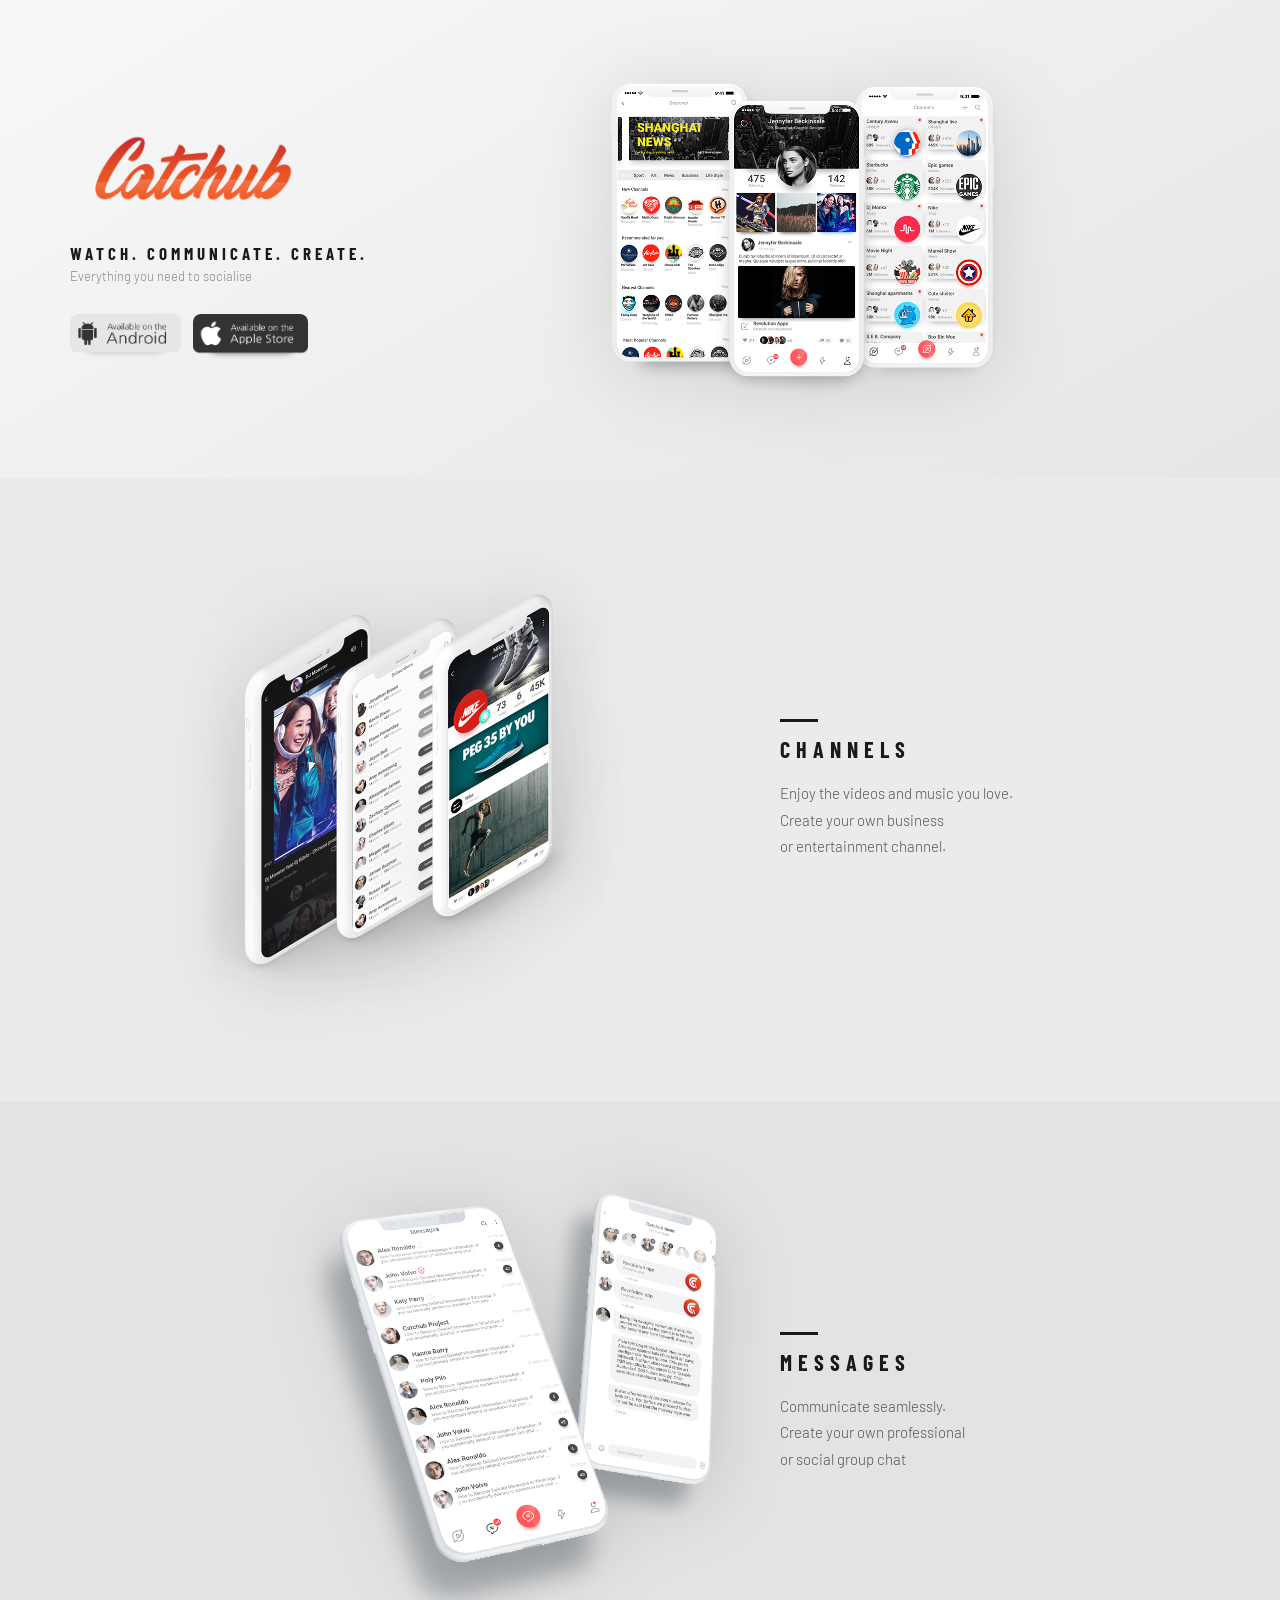
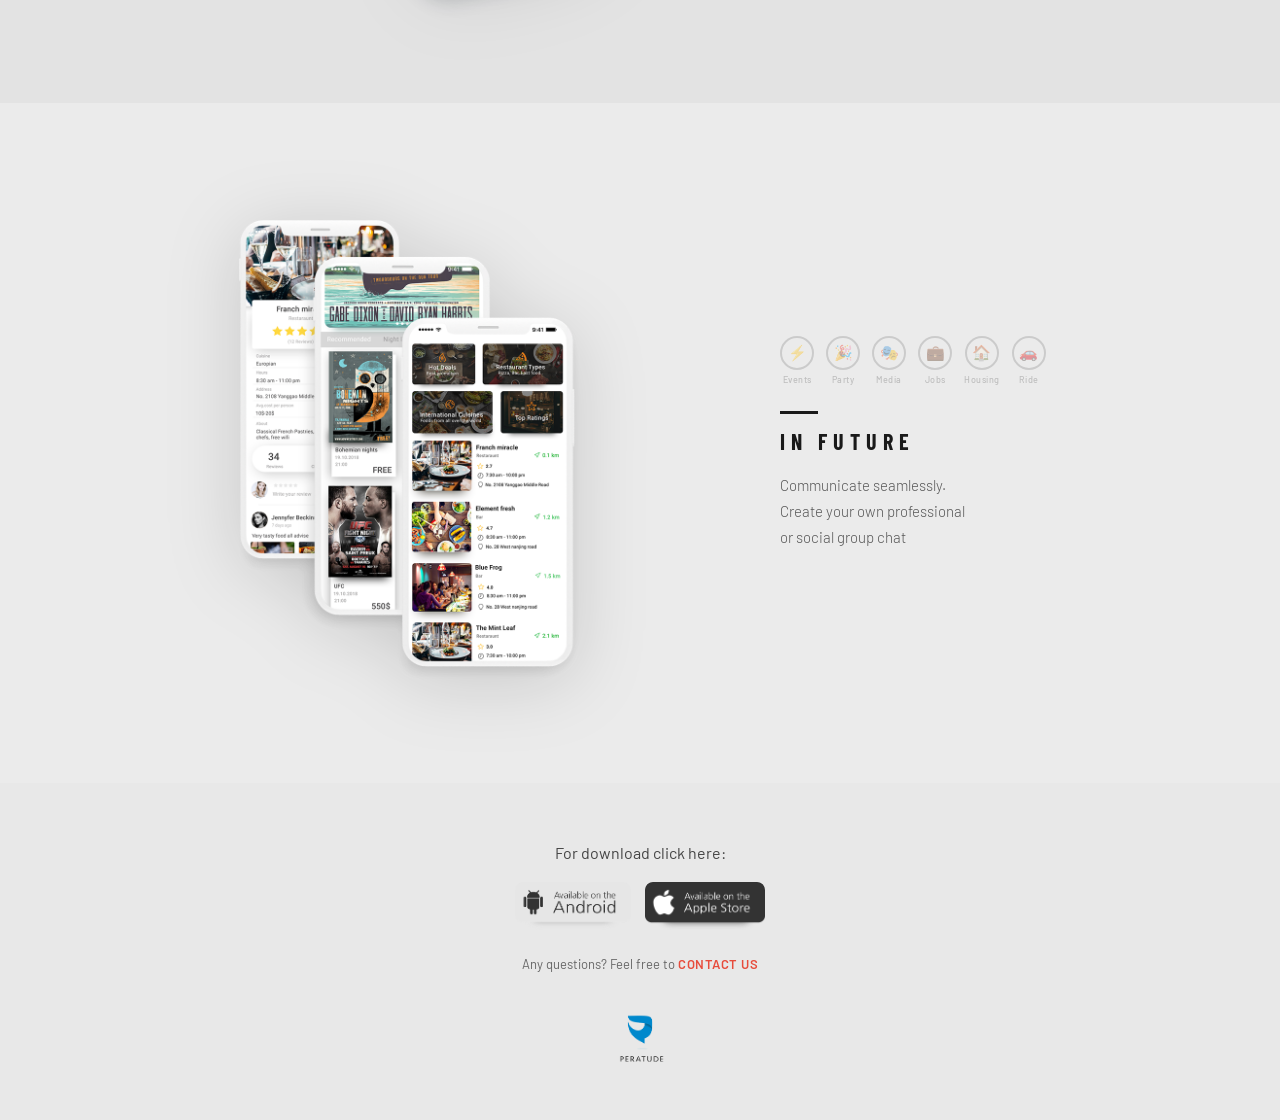
<file: catchhub.html>
<!DOCTYPE html>
<html lang="en">
<head>
  <meta charset="UTF-8" />
  <meta name="viewport" content="width=device-width, initial-scale=1.0" />
  <title>Catchhub – Watch. Communicate. Create.</title>
  <link rel="icon" href="favicon.jpg" type="image/jpeg" />
  <link
    href="https://fonts.googleapis.com/css2?family=Barlow:wght@300;400;500;600;700&family=Barlow+Condensed:wght@400;600;700&display=swap"
    rel="stylesheet"
  />
  <link rel="stylesheet" href="catchhub.css" />
</head>
<body>

  <section class="hero">

    <div class="hero__left">
      <!-- Catchhub logo -->
      <img
        class="hero__logo"
        src="logo.png"
        alt="Catchhub"
      />

      <p class="hero__tagline-main">Watch. Communicate. Create.</p>
      <p class="hero__tagline-sub">Everything you need to socialise</p>

      <div class="hero__store-buttons">
        <a href="#" class="hero__store-btn">
          <img src="play_store.png" alt="Available on the Android App Store" />
        </a>
        <a href="#" class="hero__store-btn">
          <img src="app_store.png" alt="Available on the Apple App Store" />
        </a>
      </div>
    </div>

    <div class="hero__right">
      
      <img
        class="hero__screens"
        src="top_screens.png"
        alt="Catchhub app screens"
      />
    </div>

  </section>


 
  <section class="section--channels">
    <div class="section__inner section__inner--phones-left">

      <div class="section__phones">
     
        <img src="sec_screens.png" alt="Catchhub channels screens" />
      </div>

      <div class="section__text">
        <div class="section__divider"></div>
        <h2 class="section__label">Channels</h2>
        <p class="section__desc">
          Enjoy the videos and music you love.<br />
          Create your own business<br />
          or entertainment channel.
        </p>
      </div>

    </div>
  </section>


  
  <section class="section--messages">
    <div class="section__inner section__inner--phones-right">

      <div class="section__text">
        <div class="section__divider"></div>
        <h2 class="section__label">Messages</h2>
        <p class="section__desc">
          Communicate seamlessly.<br />
          Create your own professional<br />
          or social group chat
        </p>
      </div>

      <div class="section__phones">
       
        <img src="thhh_screens.png" alt="Catchhub messages screens" />
      </div>

    </div>
  </section>


 
  <section class="section--future">
    <div class="section__inner section__inner--phones-left">

      <div class="section__phones">
     
        <img src="for_screens.png" alt="Catchhub future screens" />
      </div>

      <div class="section__text">

        <div class="icon-row">
          <div class="icon-item">
            <div class="icon-circle">⚡</div>
            <span class="icon-label">Events</span>
          </div>
          <div class="icon-item">
            <div class="icon-circle">🎉</div>
            <span class="icon-label">Party</span>
          </div>
          <div class="icon-item">
            <div class="icon-circle">🎭</div>
            <span class="icon-label">Media</span>
          </div>
          <div class="icon-item">
            <div class="icon-circle">💼</div>
            <span class="icon-label">Jobs</span>
          </div>
          <div class="icon-item">
            <div class="icon-circle">🏠</div>
            <span class="icon-label">Housing</span>
          </div>
          <div class="icon-item">
            <div class="icon-circle">🚗</div>
            <span class="icon-label">Ride</span>
          </div>
        </div>

        <div class="section__divider"></div>
        <h2 class="section__label">In Future</h2>
        <p class="section__desc">
          Communicate seamlessly.<br />
          Create your own professional<br />
          or social group chat
        </p>

      </div>
    </div>
  </section>


  <footer class="footer">

    <p class="footer__cta">For download click here:</p>

    <div class="footer__stores">
      <a href="#" class="footer__store-btn">
        <img src="play_store.png" alt="Available on the Android App Store" />
      </a>
      <a href="#" class="footer__store-btn">
        <img src="app_store.png" alt="Available on the Apple App Store" />
      </a>
    </div>

    <p class="footer__contact">
      Any questions? Feel free to <a href="#">CONTACT US</a>
    </p>

    <div class="footer__brand">
      <img src="peratude.png" alt="Peratude" />
    </div>

  </footer>

</body>
</html>
</file>
<file: catchhub.css>
*, *::before, *::after {
  box-sizing: border-box;
  margin: 0;
  padding: 0;
}

:root {
  --bg:           #eeeeee;
  --white:        #ffffff;
  --dark:         #1a1a1a;
  --gray:         #888888;
  --light-gray:   #e8e8e8;
  --accent-red:   #e74c3c;
  --section-alt:  #e4e4e4;
}

body {
  font-family: 'Barlow', sans-serif;
  background: var(--bg);
  color: var(--dark);
  overflow-x: hidden;
}


.hero {
  display: flex;
  align-items: center;
  justify-content: space-between;
  padding: 55px 80px 55px 70px;
  background: linear-gradient(150deg, #f8f8f8 0%, #e6e6e6 100%);
  gap: 30px;
  min-height: 360px;
}

.hero__left {
  flex: 0 0 auto;
  max-width: 340px;
}

.hero__logo {
  display: block;
  width: 240px;
  margin-bottom: 16px;
}

.hero__tagline-main {
  font-family: 'Barlow Condensed', sans-serif;
  font-size: 17px;
  font-weight: 700;
  letter-spacing: 4px;
  color: var(--dark);
  text-transform: uppercase;
  margin-bottom: 5px;
}

.hero__tagline-sub {
  font-size: 13px;
  color: var(--gray);
  font-weight: 300;
  margin-bottom: 30px;
}

.hero__store-buttons {
  display: flex;
  gap: 12px;
  flex-wrap: wrap;
}

.hero__store-btn img {
  height: 46px;
  display: block;
  border-radius: 8px;
}

.hero__right {
  flex: 1 1 auto;
  display: flex;
  justify-content: center;
  align-items: center;
}

.hero__screens {
  width: 100%;
  max-width: 440px;
  display: block;
  filter: drop-shadow(0 10px 40px rgba(0,0,0,0.12));
}


.section--channels,
.section--messages,
.section--future {
  padding: 80px 0;
}

.section--channels  { background: #ebebeb; }
.section--messages  { background: #e3e3e3; }
.section--future    { background: #ebebeb; }

.section__inner {
  max-width: 980px;
  margin: 0 auto;
  padding: 0 50px;
  display: flex;
  align-items: center;
  gap: 60px;
}


.section__inner--phones-left  { flex-direction: row; }

.section__inner--phones-right { flex-direction: row-reverse; }

.section__phones {
  flex: 1 1 auto;
  position: relative;
}

.section__phones img {
  display: block;
  width: 100%;
  max-width: 420px;
  filter: drop-shadow(0 12px 36px rgba(0,0,0,0.15));
}


.section__inner--phones-right .section__phones {
  display: flex;
  justify-content: flex-end;
}

.section__text {
  flex: 0 0 300px;
}

.section__divider {
  width: 38px;
  height: 3px;
  background: var(--dark);
  margin-bottom: 14px;
}

.section__label {
  font-family: 'Barlow Condensed', sans-serif;
  font-size: 22px;
  font-weight: 700;
  letter-spacing: 6px;
  text-transform: uppercase;
  color: var(--dark);
  margin-bottom: 18px;
}

.section__desc {
  font-size: 15px;
  color: #555555;
  line-height: 1.75;
  font-weight: 300;
}


.icon-row {
  display: flex;
  gap: 12px;
  margin-bottom: 26px;
  flex-wrap: wrap;
}

.icon-item {
  display: flex;
  flex-direction: column;
  align-items: center;
  gap: 4px;
  opacity: 0.38;
}

.icon-circle {
  width: 34px;
  height: 34px;
  border-radius: 50%;
  border: 2px solid #999;
  display: flex;
  align-items: center;
  justify-content: center;
  font-size: 15px;
}

.icon-label {
  font-size: 9px;
  color: #777;
  font-weight: 500;
  letter-spacing: 0.5px;
  text-transform: capitalize;
}


.footer {
  background: #e8e8e8;
  text-align: center;
  padding: 60px 40px 44px;
}

.footer__cta {
  font-size: 16px;
  color: #444;
  margin-bottom: 20px;
  font-weight: 400;
}

.footer__stores {
  display: flex;
  gap: 14px;
  justify-content: center;
  margin-bottom: 26px;
}

.footer__store-btn img {
  height: 48px;
  display: block;
  border-radius: 8px;
}

.footer__contact {
  font-size: 13px;
  color: #666;
  margin-bottom: 32px;
}

.footer__contact a {
  color: var(--accent-red);
  text-decoration: none;
  font-weight: 600;
  letter-spacing: 0.5px;
}

.footer__brand {
  display: flex;
  flex-direction: column;
  align-items: center;
  gap: 8px;
}

.footer__brand img {
  width: 70px;
  display: block;
}
</file>
